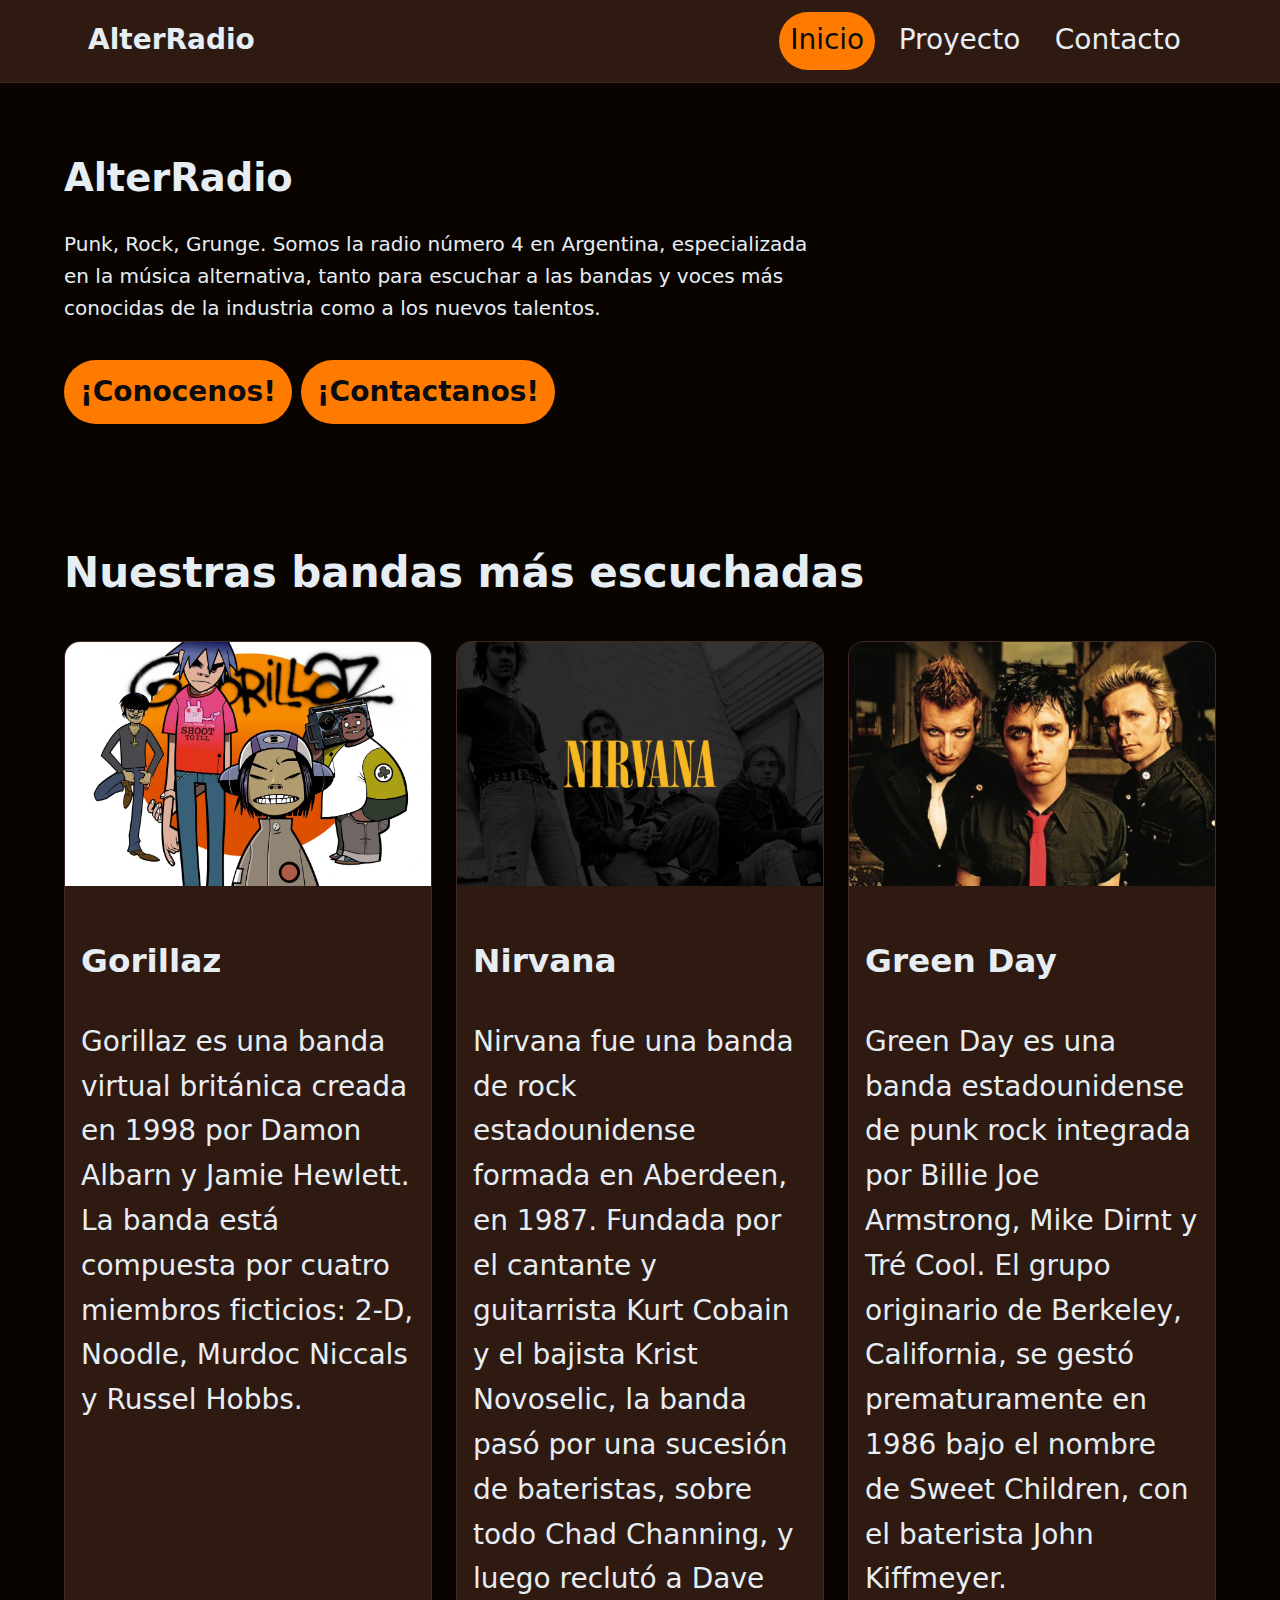
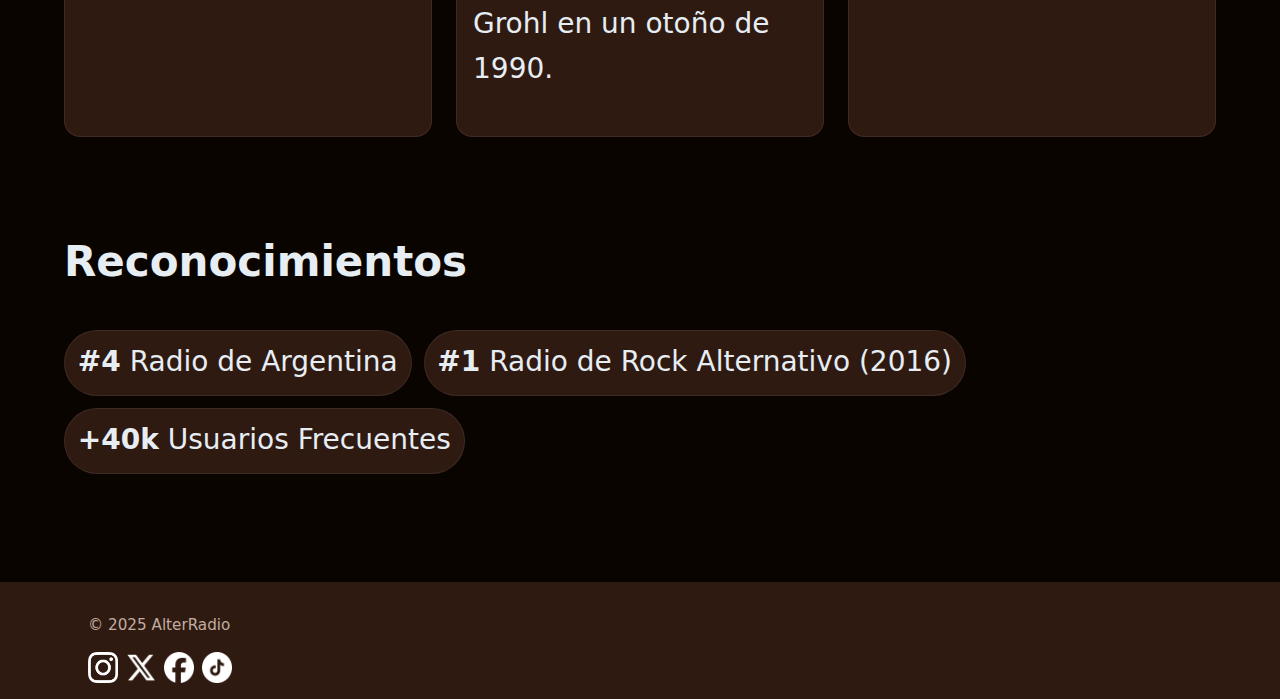
<file: index.html>
<!doctype html>
<html lang="es">
<head>
  <meta charset="utf-8">
  <meta name="viewport" content="width=device-width, initial-scale=1">
  <!-- Modificar texto de title de acuerdo a contenido -->
  <title>AlterRadio - Inicio</title>
  <!-- Modificar content="" de acuerdo a contenido -->
  <meta name="description" content="AlterRadio - Inicio">
  <link rel="stylesheet" href="css/styles.css">
</head>
<body>
  <a class="skip-link" href="#contenido">Saltar al contenido</a>
  <header class="site-header" role="banner">
    <div class="container">
      <!-- Poner nombre de proyecto -->
      <a class="brand" href="index.html">AlterRadio</a>
      <nav class="site-nav" aria-label="Principal">
        <ul>
          <li><a href="index.html" aria-current="page">Inicio</a></li>
          <!-- Agregar a continuación el elemento Proyecto -->
           <li><a href="proyecto.html">Proyecto</a></li>
          <li><a href="contacto.html">Contacto</a></li>
        </ul>
      </nav>
    </div>
  </header>

  <main id="contenido" tabindex="-1">
    <section class="hero container">
      <h1>AlterRadio</h1>
      <p>Punk, Rock, Grunge. Somos la radio número 4 en Argentina, especializada en la música alternativa, tanto para escuchar a las bandas y voces más conocidas de la industria como a los nuevos talentos.</p>
      <!-- link a proyecto.html -->
      <a href="proyecto.html" class="button" >¡Conocenos!</a>
      <!-- agregar otro botón a contacto.html -->
      <a href="contacto.html" class="button" >¡Contactanos!</a>
      <!-- Es un CTA(call to action) -->
    </section>

    <section class="features container">
      <h2>Nuestras bandas más escuchadas</h2>
      <div class="grid">
        <article class="card">
        <img class="card-img" src="assets\gorillaz.webp" width="600" height="400" alt="Banda Gorillaz.">
        <div class="card-body">
          <h3>Gorillaz</h3>
          <p>Gorillaz es una banda virtual británica creada en 1998 por Damon Albarn y Jamie Hewlett. La banda está compuesta por cuatro miembros ficticios: 2-D, Noodle, Murdoc Niccals y Russel Hobbs.</p>
        </div>
        </article>
        <article class="card">
          <img class="card-img" src="assets\nirvana.jpg" width="600" height="400" alt="Banda Nirvana.">
        <div class="card-body">
          <h3>Nirvana</h3>
          <p>Nirvana fue una banda de rock estadounidense formada en Aberdeen, en 1987. Fundada por el cantante y guitarrista Kurt Cobain y el bajista Krist Novoselic, la banda pasó por una sucesión de bateristas, sobre todo Chad Channing, y luego reclutó a Dave Grohl en un otoño de 1990.</p>
        </div>
        </article>
        <article class="card">
          <img class="card-img" src="assets\green-day.jpg" width="600" height="400" alt="Banda Green Day.">
        <div class="card-body">
          <h3>Green Day</h3>
          <p>Green Day es una banda estadounidense de punk rock integrada por Billie Joe Armstrong, Mike Dirnt y Tré Cool. El grupo originario de Berkeley, ​​ California, se gestó prematuramente en 1986 bajo el nombre de Sweet Children, con el baterista John Kiffmeyer.</p>
       </div>
        </article>
      </div>
    </section>
    <!-- Agregarle una clase a la seccion que se llame "social-proof container" -->
    <section class="social-proof container">
      <h2>Reconocimientos</h2>
      <ul class="kpis" role="list">
        <li><strong>#4</strong> Radio de Argentina</li>
        <li><strong>#1</strong> Radio de Rock Alternativo (2016)</li>
        <li><strong>+40k</strong> Usuarios Frecuentes</li>
      </ul>
    </section>
  </main>

  <footer class="site-footer">
    <div class="container">
      <p>© <span id="anio">2025</span> AlterRadio <span class="u-visually-hidden">Todos los derechos reservados.</span></p>
      <section class="redes-box">
        <div class="redes">
          <a href="https://www.instagram.com" target="_blank"><img src="assets\redes\instagram.png" alt="Instagram"></a>
          <a href="https://twitter.com/home" target="_blank"><img src="assets\redes\x.png" alt="X (antes Twitter)"></a>
          <a href="https://www.facebook.com/?locale=es_LA" target="_blank"><img src="assets\redes\facebook.webp" alt="Facebook"></a>
          <a href="https://www.tiktok.com/es/" target="_blank"><img src="assets\redes\tiktok.webp" alt="TikTok"></a>
        </div>
      </section>
    </div>
  </footer>
</body>
</html>
</file>
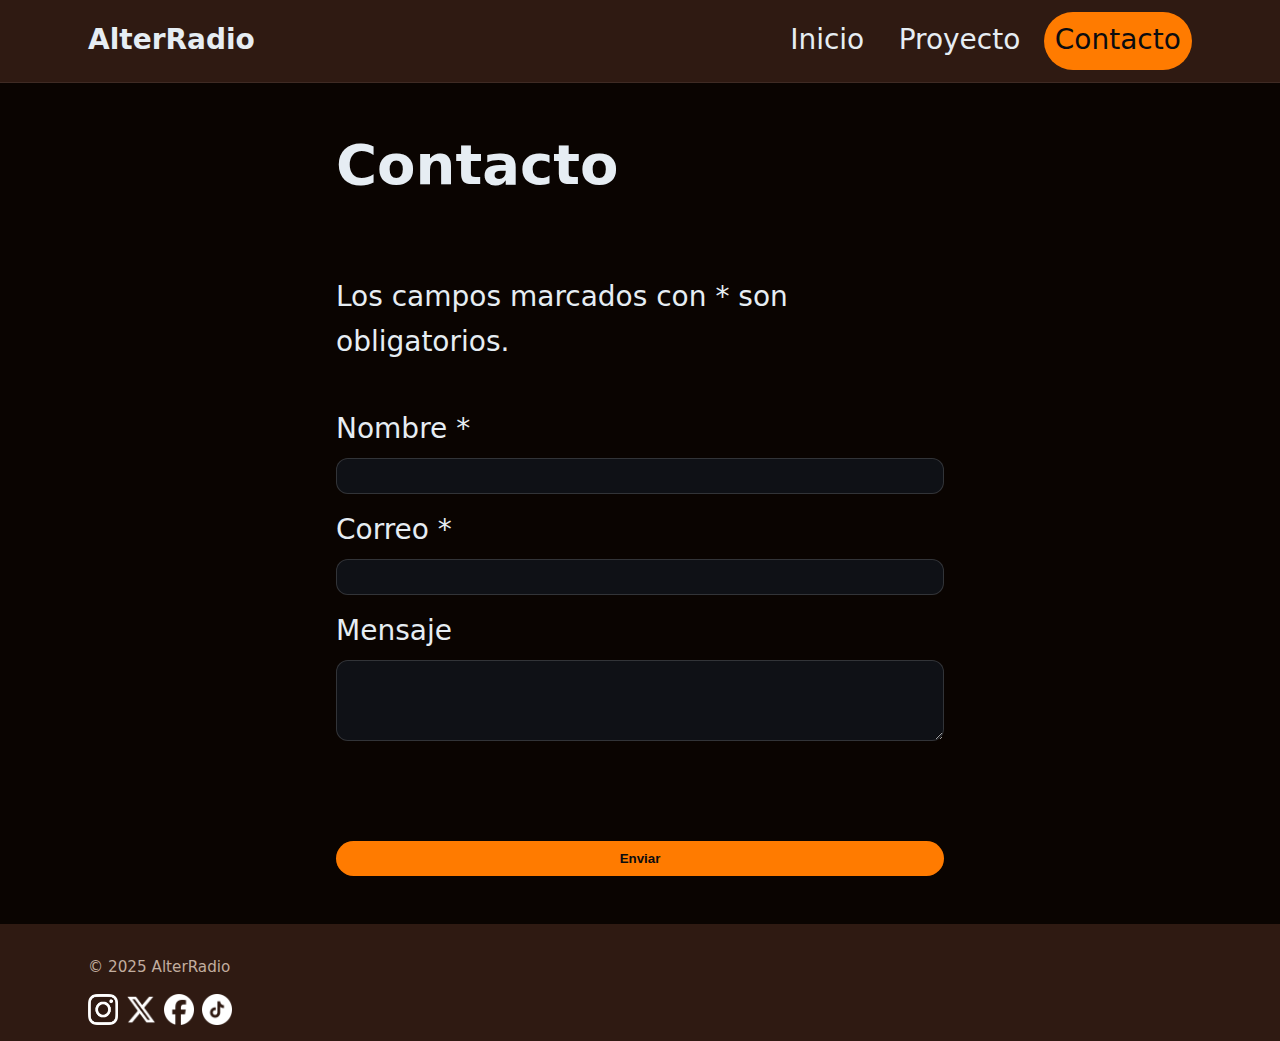
<file: contacto.html>
<!doctype html>
<html lang="es">
<head>
  <meta charset="utf-8">
  <meta name="viewport" content="width=device-width, initial-scale=1">
  <title>AlterRadio - Contacto</title>
  <meta name="description" content="AlterRadio - Contacto">
  <link rel="stylesheet" href="css/styles.css">
</head>
<body>
  <a class="skip-link" href="#contenido">Saltar al contenido</a>
    <header class="site-header" role="banner">
    <div class="container">
      <a class="brand" href="index.html">AlterRadio</a>
      <nav class="site-nav" aria-label="Principal">
        <ul>
          <li><a href="index.html">Inicio</a></li>
          <li><a href="proyecto.html">Proyecto</a></li>
          <li><a href="contacto.html" aria-current="page">Contacto</a></li>
        </ul>
      </nav>
    </div>
  </header>

  <main id="contenido" tabindex="-1">
    <section class="container form-layout">
          <div class="contact-form">
          <h1>Contacto</h1>
          <div class="wrap-form">
          <form class="form" id="contactForm" aria-describedby="ayuda-form">
            <p id="ayuda-form">Los campos marcados con <span aria-hidden="true">*</span> son obligatorios.</p>

            <div class="form-control">
              <label for="nombre">Nombre <span aria-hidden="true">*</span></label>
              <input id="nombre" name="nombre" type="text" autocomplete="name" required>
            </div>

            <div class="form-control">
              <label for="email">Correo <span aria-hidden="true">*</span></label>
              <input id="email" name="email" type="email" autocomplete="email" required>
            </div>

            <div class="form-control">
              <label for="mensaje">Mensaje</label>
              <textarea id="mensaje" name="mensaje" rows="4"></textarea>
            </div>
            
            <!-- <p></p> vacío para guardar status de respuesta -->
            
            <p id="form-status" aria-live="polite"></p>
            
            <button class="button" id="submitButton" type="submit">Enviar</button>
          </form>
        </div>
        </div>
    </section>

    <script src="js/form.js" defer></script>
    
  </main>

  <footer class="site-footer">
    <div class="container">
      <p>© <span id="anio">2025</span> AlterRadio <span class="u-visually-hidden">Todos los derechos reservados.</span></p>
      <section class="redes-box">
        <div class="redes">
          <a href="https://www.instagram.com" target="_blank"><img src="assets\redes\instagram.png" alt="Instagram"></a>
          <a href="https://twitter.com/home" target="_blank"><img src="assets\redes\x.png" alt="X (antes Twitter)"></a>
          <a href="https://www.facebook.com/?locale=es_LA" target="_blank"><img src="assets\redes\facebook.webp" alt="Facebook"></a>
          <a href="https://www.tiktok.com/es/" target="_blank"><img src="assets\redes\tiktok.webp" alt="TikTok"></a>
        </div>
      </section>
    </div>
  </footer>
</body>
</html>
</file>
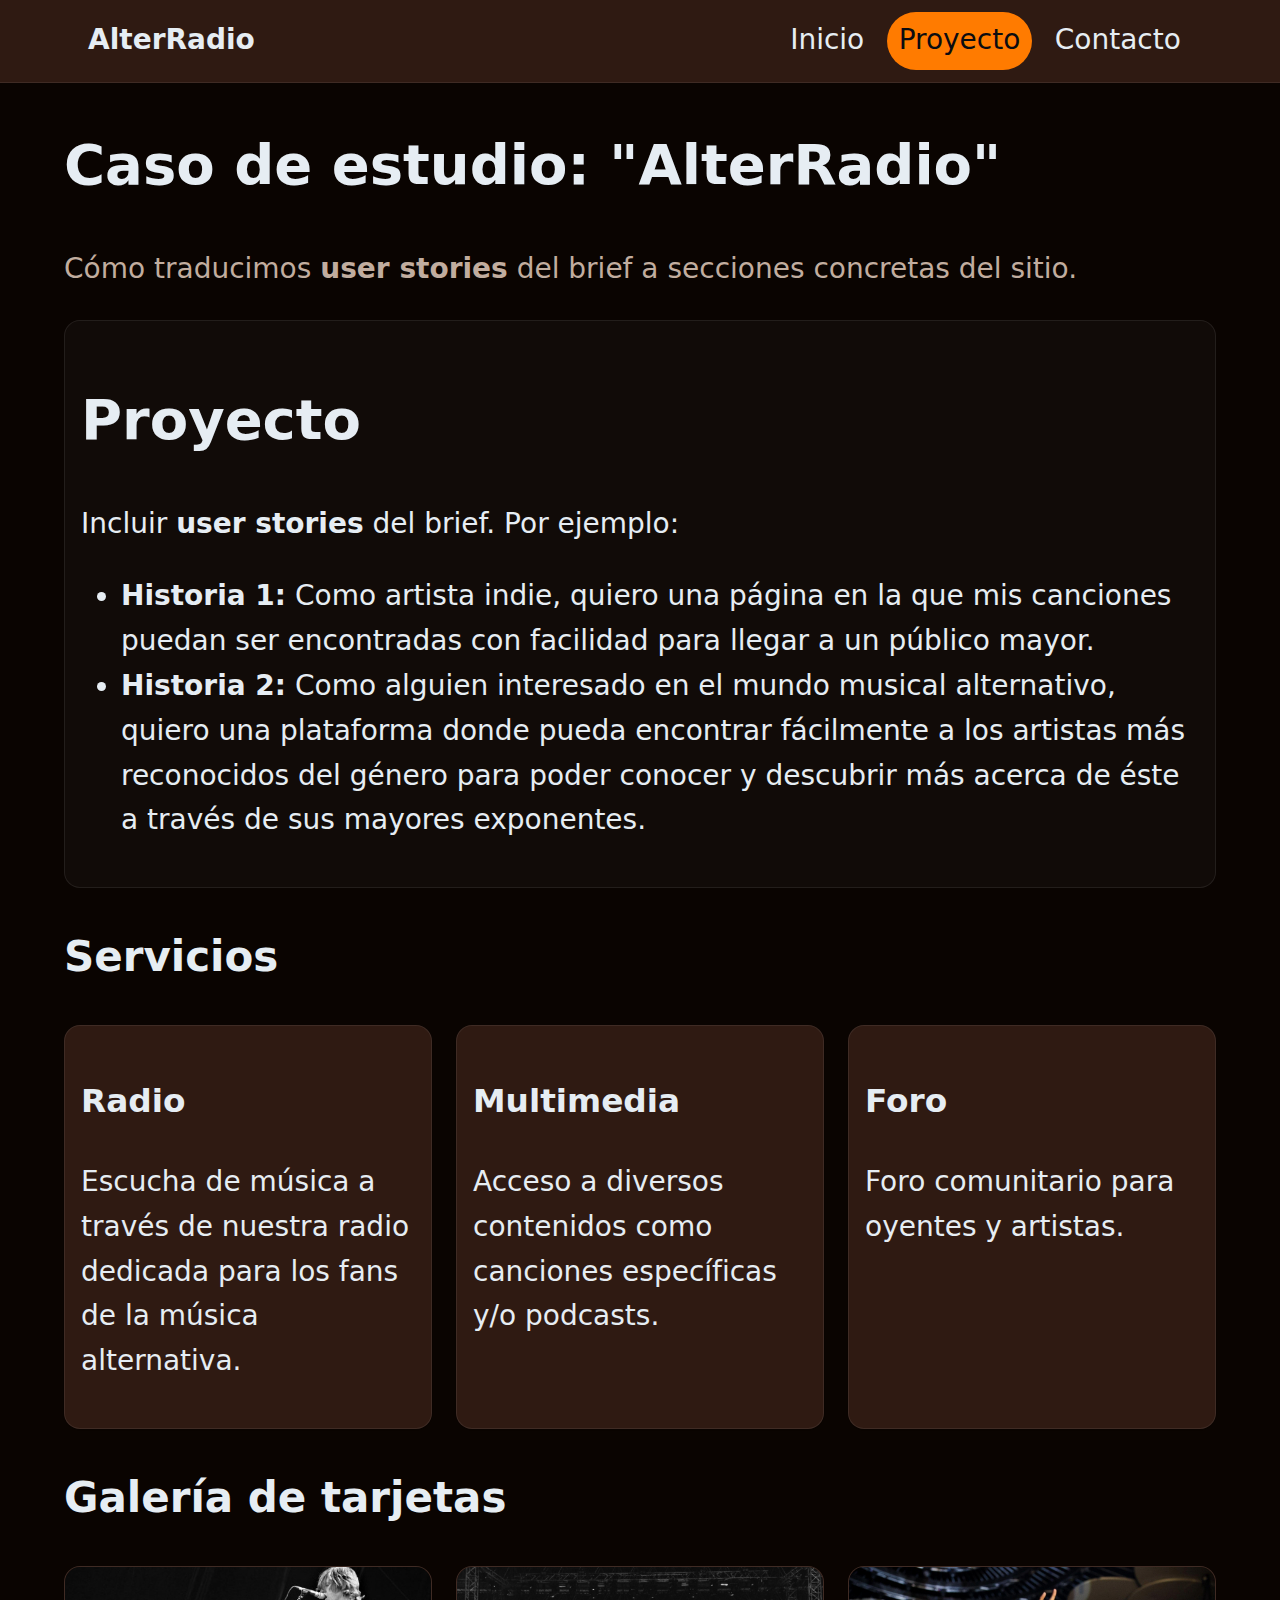
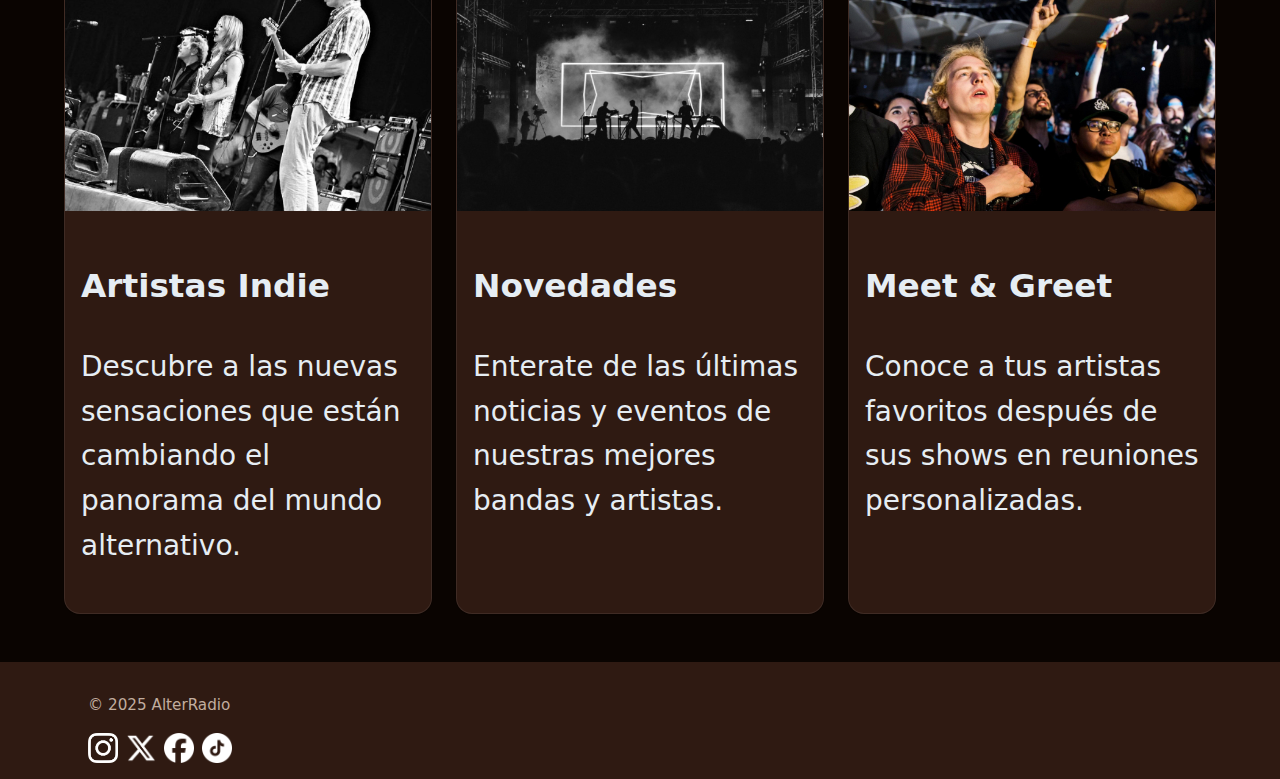
<file: proyecto.html>
<!doctype html>
<html lang="es">
<head>
  <meta charset="utf-8">
  <meta name="viewport" content="width=device-width, initial-scale=1">
  <!-- Modificar texto de title de acuerdo a contenido -->
  <title>AlterRadio - Proyecto</title>
  <!-- Modificar content="" de acuerdo a contenido -->
  <meta name="description" content="AlterRadio - Proyecto">
  <link rel="stylesheet" href="css/styles.css">
</head>
<body>
  <a class="skip-link" href="#contenido">Saltar al contenido</a>
  <header class="site-header" role="banner">
    <div class="container">
      <a class="brand" href="index.html">AlterRadio</a>
      <nav class="site-nav" aria-label="Principal">
        <ul>
          <li><a href="index.html">Inicio</a></li>
          <li><a href="proyecto.html" aria-current="page">Proyecto</a></li>
          <li><a href="contacto.html">Contacto</a></li>
        </ul>
      </nav>
    </div>
  </header>

  <main id="contenido" tabindex="-1">

    <header class="page-header container">
      <h1>Caso de estudio: "AlterRadio"</h1>
      <p class="lede">Cómo traducimos <strong>user stories</strong> del brief a secciones concretas del sitio.</p>
    </header>

    <section class="container trace">
      <h1>Proyecto</h1>
      <p>Incluir <strong>user stories</strong> del brief. Por ejemplo:</p>
      <ul>
        <li><strong>Historia 1:</strong> Como artista indie, quiero una página en la que mis canciones puedan ser encontradas con facilidad para llegar a un público mayor.</li>
        <li><strong>Historia 2:</strong> Como alguien interesado en el mundo musical alternativo, quiero una plataforma donde pueda encontrar fácilmente a los artistas más reconocidos del género para poder conocer y descubrir más acerca de éste a través de sus mayores exponentes.</li>
      </ul>
    </section>

    <section aria-labelledby="servicios" class="container">
      <h2 id="servicios">Servicios</h2>
      <div class="grid grid-3">
        <article class="card">
          <div class="card-body">
            <h3>Radio</h3>
            <p>Escucha de música a través de nuestra radio dedicada para los fans de la música alternativa.</p>
          </div>
        </article>
        <article class="card">
          <div class="card-body">
            <h3>Multimedia</h3>
            <p>Acceso a diversos contenidos como canciones específicas y/o podcasts.</p>
          </div>
        </article>
        <article class="card">
          <div class="card-body">
            <h3>Foro</h3>
            <p>Foro comunitario para oyentes y artistas.</p>
          </div>
        </article>
      </div>
    </section>


    <section class="container">
      <h2>Galería de tarjetas</h2>
      <div class="grid grid-3">
        <article class="card">
          <img class="card-img" src="assets\musica-1.jpg" width="600" height="400" alt="Banda de música alternativa de día.">
          <div class="card-body">
            <h3>Artistas Indie</h3>
            <p>Descubre a las nuevas sensaciones que están cambiando el panorama del mundo alternativo.</p>
          </div>
        </article>
        <article class="card">
          <img class="card-img" src="assets\musica-2.jpg" width="600" height="400" alt="Banda de música alternativa en estadio de noche.">
          <div class="card-body">
            <h3>Novedades</h3>
            <p>Enterate de las últimas noticias y eventos de nuestras mejores bandas y artistas.</p>
          </div>
        </article>
        <article class="card">
          <img class="card-img" src="assets\musica-3.jpg" width="600" height="400" alt="Fans de la música alternativa.">
          <div class="card-body">
            <h3>Meet & Greet</h3>
            <p>Conoce a tus artistas favoritos después de sus shows en reuniones personalizadas.</p>
          </div>
        </article>
      </div>
    </section>
  </main>

  <footer class="site-footer">
    <div class="container">
      <p>© <span id="anio">2025</span> AlterRadio <span class="u-visually-hidden">Todos los derechos reservados.</span></p>
      <section class="redes-box">
        <div class="redes">
          <a href="https://www.instagram.com" target="_blank"><img src="assets\redes\instagram.png" alt="Instagram"></a>
          <a href="https://twitter.com/home" target="_blank"><img src="assets\redes\x.png" alt="X (antes Twitter)"></a>
          <a href="https://www.facebook.com/?locale=es_LA" target="_blank"><img src="assets\redes\facebook.webp" alt="Facebook"></a>
          <a href="https://www.tiktok.com/es/" target="_blank"><img src="assets\redes\tiktok.webp" alt="TikTok"></a>
        </div>
      </section>
    </div>
  </footer>
</body>
</html>
</file>
<file: css/styles.css>
/* ===== Variables y ajustes base ===== */
:root{
  --ok:#146c2e;
  --danger: #FF0000;
  --bg: #0a0401;
  --text: #e6edf3;
  --muted: #c1ad9f;
  --brand: #ff7b00;
  --surface: #2f1a12;
  --focus: #ffd76a;
  --radius: 16px;
  --maxw: 72rem;
  --space: clamp(1rem, 2.5vw, 1.5rem);
  --fs-1: clamp(1.25rem, 3vw, 1.75rem);
  --fs-2: clamp(1rem, 2vw, 1.25rem);
}

@media (prefers-color-scheme: light){
  :root{
    --bg: #0a0401;
    --text: #e6edf3;
    --muted: #c1ad9f;
    --brand: #ff7b00;
    --surface: #2f1a12;
    --focus: #ffd76a;
  }
}

*{ box-sizing:border-box; }
html:focus-within{ scroll-behavior:smooth; }
body{
  margin:0;
  font-family: system-ui, -apple-system, Segoe UI, Roboto, Ubuntu, Cantarell, Noto Sans, Arial, 'Apple Color Emoji','Segoe UI Emoji';
  line-height:1.6;
  background:var(--bg);
  color:var(--text);
  font-size:var(--fs-1)
}

img{ max-width:100%; height:auto; display:block; }
a{ color:var(--brand); }
a:focus-visible, button:focus-visible, input:focus-visible, textarea:focus-visible{
  outline: 3px solid var(--focus);
  outline-offset: 2px;
}

.u-visually-hidden{
  position:absolute !important;
  width:1px;height:1px;
  padding:0;margin:-1px; overflow:hidden; clip:rect(0 0 0 0); white-space:nowrap; border:0;
}
.u-aria-hidden{ letter-spacing:.02em; }

/* ===== Layout ===== */
.container{ width:min(100% - 2*var(--space), var(--maxw)); margin-inline:auto; }
.site-header{
  background:var(--surface); border-bottom:1px solid rgba(255,255,255,.08);
  white-space: nowrap;
}
.site-header .container{
  display:flex; gap:var(--space); align-items:center; justify-content:space-between;
  padding: .75rem var(--space);
}
.brand{ font-weight:700; text-decoration:none; color:var(--text); }

.site-nav ul{ list-style:none; display:flex; gap:.75rem; margin:0; padding:0; }
.site-nav a{
  display:inline-block; padding:.4rem .7rem; border-radius:999px; text-decoration:none; color:var(--text);
}
.site-nav a[aria-current="page"]{
  background:var(--brand); color:#0b0c10;
}

.skip-link{
  position:absolute; left:-10000px; top:auto; width:1px; height:1px; overflow:hidden;
}
.skip-link:focus{
  position:static; width:auto; height:auto; display:inline-block; margin: .5rem; padding:.5rem .75rem;
  background:var(--focus); color:#000;
}

.hero{ padding: clamp(2rem, 8vw, 4rem) 0; }
.hero h1{ font-size: clamp(1.8rem, 4vw, 2.4rem); margin:0 0 .5rem; }
.hero p{ font-size: var(--fs-2); max-width: 60ch; }
.button{
  display:inline-block; margin-top:1rem; padding:.6rem 1rem; border-radius:999px; border:0;
  background:var(--brand); color:#0b0c10; text-decoration:none; font-weight:600;
}

.features{ padding: 1rem 0 2.5rem; }
.grid{
  display:grid; gap: var(--space);
  grid-template-columns: repeat(auto-fit, minmax(240px, 1fr))
}

.redes img {
    width: 2em;
}

.redes {
    display: flex;
    justify-content: flex-start;
}

@media (min-width: 720px){
.grid{ grid-template-columns: repeat(auto-fit, minmax(240px, 1fr));}
}
.grid-3{ grid-template-columns: repeat(auto-fit, minmax(220px, 1fr)); }

.card{
  background: var(--surface); border:1px solid rgba(255,255,255,.08); border-radius: var(--radius);
  overflow:hidden; box-shadow: 0 1px 1px rgba(0,0,0,.05);
}
.card-body{ padding: 1rem; }

.card-img{
  inline-size: 100%;
  aspect-ratio: 3 / 2;
  object-fit: cover;
}

.page-header .lede{ color: var(--muted); max-width: 65ch; }
.trace {
    background: rgba(255, 255, 255, .03);
    border: 1px solid rgba(255, 255, 255, .08);
    padding: 1rem;
    border-radius: var(--radius);
}

/* KPIs */
/* esto ver como lo hacemos laburo */
.social-proof{ padding: 1rem 0 2rem;}
.kpis{ display:flex; flex-wrap:wrap; gap:.75rem; padding-left:0; list-style:none; }
.kpis li{ background: var(--surface); border:1px solid rgba(255,255,255,.08); padding:.6rem .8rem; border-radius:999px; }

/* Secciones */
.site-footer{ margin-top: 3rem; background: var(--surface); }
.site-footer .container{ padding:1rem var(--space); color:var(--muted); font-size:.95rem; }
.redes-box {
        justify-content: space-around;
        align-items: center;
        width: 100%;
}

.redes a {
        margin-right: 0.5em;
}


/* ===== Form ===== */
.form-layout{display: flex; justify-content:center}
.form{ display:grid; gap: .9rem; max-width: 38rem; }
.form-control{ display:grid; gap:.35rem; }
input, textarea{
  padding:.6rem .75rem; border-radius: .75rem; border:1px solid rgba(255,255,255,.15); background: #0f1116; color: var(--text);
}
input:focus-visible, textarea:focus-visible{ outline-color: var(--brand); }

/* ===== Utilities ===== */
code{ background: rgba(255,255,255,.07); padding:.1rem .3rem; border-radius:.35rem; }
</file>
